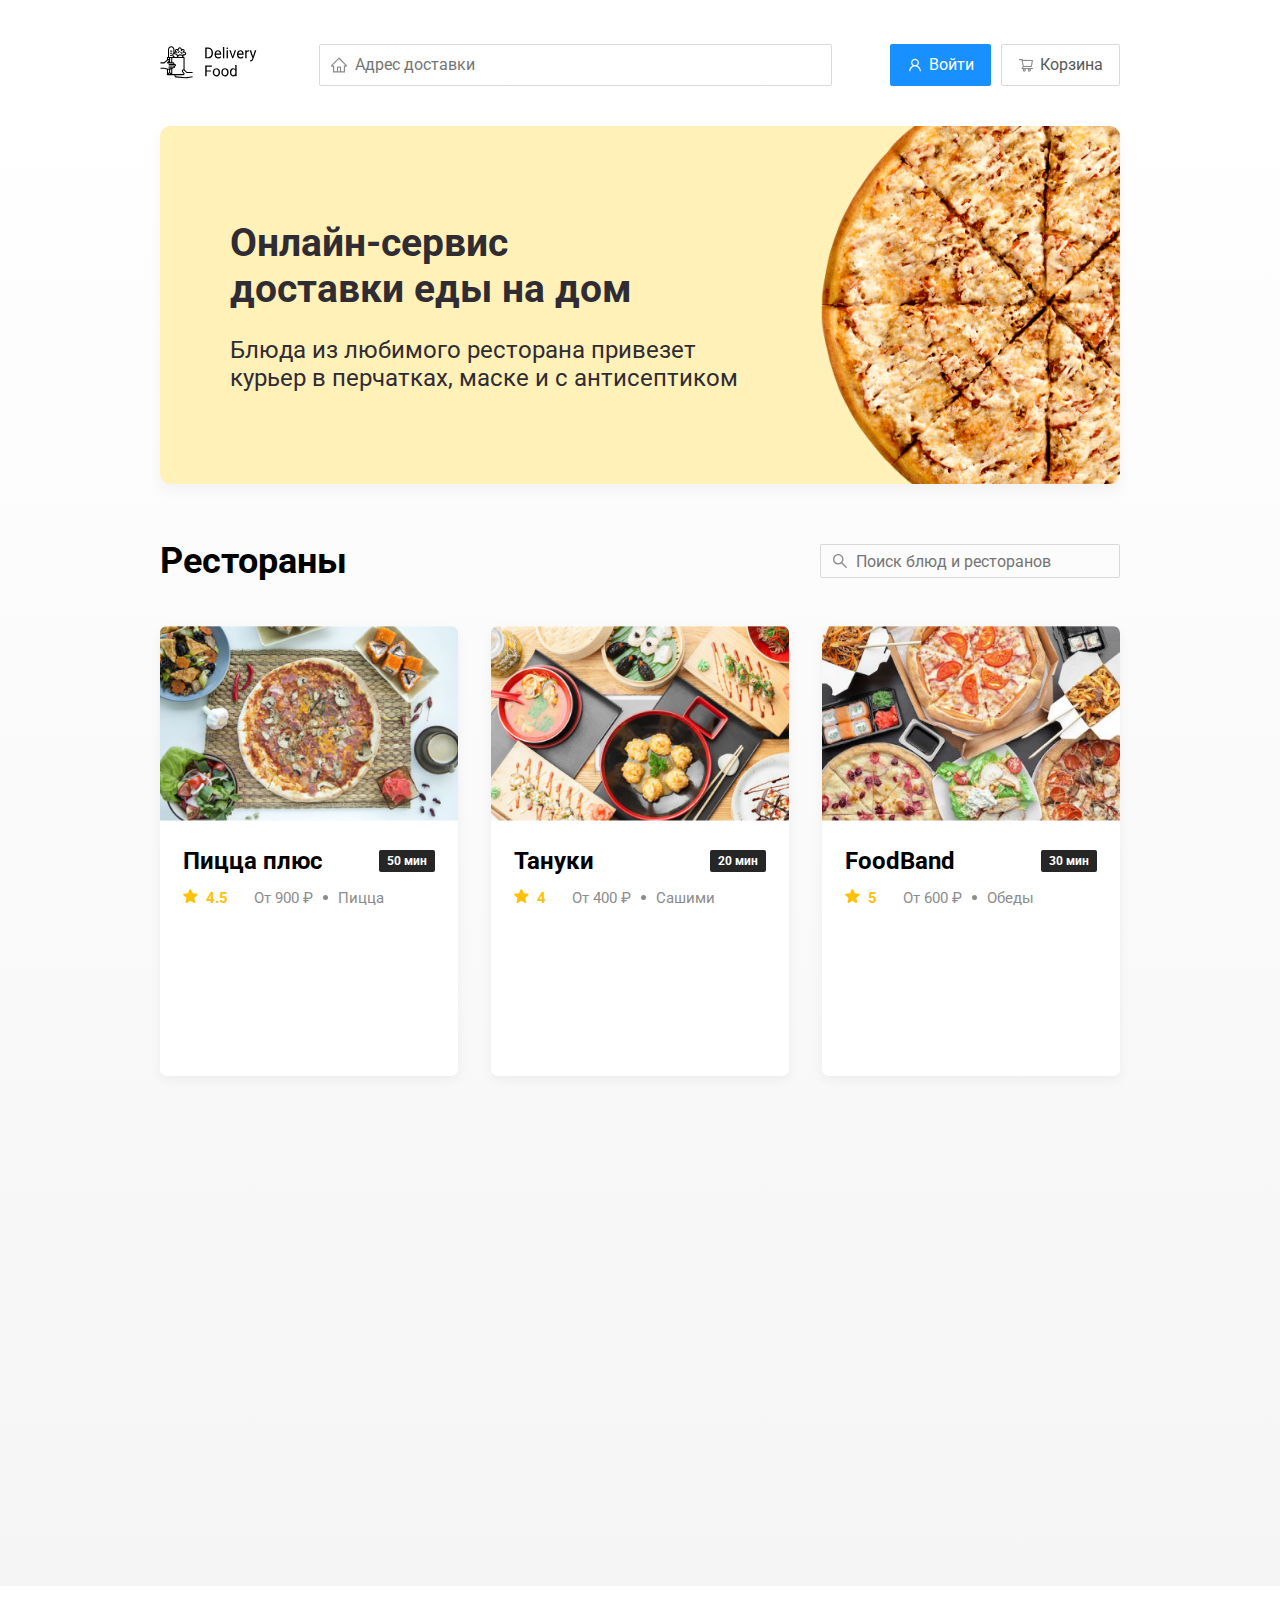
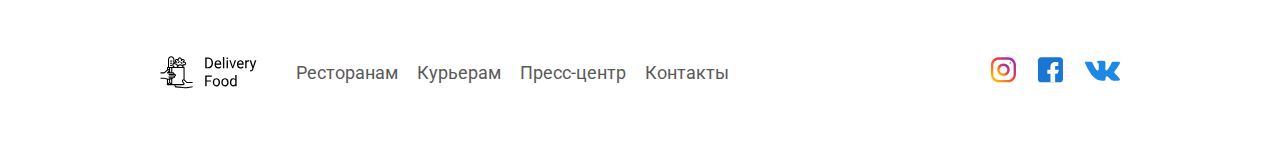
<file: index.html>
<!DOCTYPE html>
<html lang="en">

<head>
    <meta charset="UTF-8">
    <meta name="viewport" content="width=device-width, initial-scale=1.0">
    <title>Delivery Food - доставка еды на дом</title>
    <link rel="stylesheet" href="css/Normalize.css">
    <link rel="stylesheet" href="css/style.css">
    <link rel="stylesheet" href="css/animate.css">
    <link rel="stylesheet" href="css/media.css">
    <link href="https://fonts.googleapis.com/css?family=Roboto:400,700&display=swap&subset=cyrillic" rel="stylesheet">
</head>

<body>
    <div class="container">

    </div>
    <!--/ container -->
    <main class="main">
        <div class="container">
            <header class="header">
                <a href="index.html" class="logo">
                    <img src="img/logo.svg" alt="Logo">
                </a>
                <input type="text" class="input address-input" placeholder="Адрес доставки">
                <div class="buttons">
                    <button class="button button-primery">
                        <img src="img/user.svg" alt="User" class="button-icon">
                        <span class="button-text">Войти</span>
                    </button>
                    <button class="button" id="cardButton">
                        <img src="img/shopping-cart.svg" class="button-icon" alt="Shopping cart">
                        <span class="button-text">Корзина</span>
                    </button>
                </div>
            </header>
            <section class="promo">
                <h1 class="promo-title">Онлайн-сервис <br> доставки еды на дом</h1>
                <p class="promo-text">Блюда из любимого ресторана привезет курьер в перчатках, маске и с антисептиком</p>
            </section>
            <section class="restaurants">
                <div class="section-heading">
                    <h2 class="section-title">Рестораны</h2>
                    <input type="text" class="input input-search" placeholder="Поиск блюд и ресторанов">
                </div>
                <div class="cards">
                    <a href="restaurant.html"  class="card wow fadeInUp" data-wow-delay ="0.2s">
                        <img src="img/card-img1.jpg" alt="Photo" class="card-imge">
                        <div class="card-text">
                            <div class="card-heading">
                                <h3 class="card-title">Пицца плюс</h3>
                                <span class="cardt-tag tag">50 мин</span>
                            </div>
                            <!-- /card-heading -->
                            <div class="card-info">
                                <div class="rating"><img src="img/card-star.svg" alt="Star" class="card-star">4.5</div>
                                <div class="price">От 900 ₽</div>
                                <div class="category">Пицца </div>
                            </div>
                            <!-- /card-info-->
                        </div>
                        <!-- / cart-text-->
                    </a>
                    <!-- / Card-->



                    <a href="restaurant.html"  class="card wow fadeInUp" data-wow-delay ="0.4s">
                        <img src="img/card-img2.jpg" alt="Photo" class="card-imge">
                        <div class="card-text">
                            <div class="card-heading">
                                <h3 class="card-title">Тануки</h3>
                                <span class="cardt-tag tag">20 мин</span>
                            </div>
                            <!-- /card-heading -->
                            <div class="card-info">
                                <div class="rating"><img src="img/card-star.svg" alt="Star" class="card-star">4</div>
                                <div class="price">От 400 ₽</div>
                                <div class="category">Сашими</div>
                            </div>
                            <!-- /card-info-->
                        </div>
                        <!-- / cart-text-->
                    </a>
                    <!-- / Card-->


                    <a href="restaurant.html"  class="card wow fadeInUp" data-wow-delay ="0.6s">
                        <img src="img/card-img3.jpg" alt="Photo" class="card-imge">
                        <div class="card-text">
                            <div class="card-heading">
                                <h3 class="card-title">FoodBand</h3>
                                <span class="cardt-tag tag">30 мин</span>
                            </div>
                            <!-- /card-heading -->
                            <div class="card-info">
                                <div class="rating"><img src="img/card-star.svg" alt="Star" class="card-star">5</div>
                                <div class="price">От 600 ₽</div>
                                <div class="category">Обеды</div>
                            </div>
                            <!-- /card-info-->
                        </div>
                        <!-- / cart-text-->
                    </a>
                    <!-- / Card-->



                    <a href="restaurant.html"  class="card wow fadeInUp" data-wow-delay ="0.2s">
                        <img src="img/card-img4.jpg" alt="Photo" class="card-imge">
                        <div class="card-text">
                            <div class="card-heading">
                                <h3 class="card-title">Жадина-пицца</h3>
                                <span class="cardt-tag tag">40 мин</span>
                            </div>
                            <!-- /card-heading -->
                            <div class="card-info">
                                <div class="rating"><img src="img/card-star.svg" alt="Star" class="card-star">4</div>
                                <div class="price">От 899 ₽</div>
                                <div class="category">Суши</div>
                            </div>
                            <!-- /card-info-->
                        </div>
                        <!-- / cart-text-->
                    </a>
                    <!-- / Card-->



                    <a href="restaurant.html"  class="card wow fadeInUp" data-wow-delay ="0.4s">
                        <img src="img/card-img5.jpg" alt="Photo" class="card-imge">
                        <div class="card-text">
                            <div class="card-heading">
                                <h3 class="card-title">Точка еды</h3>
                                <span class="cardt-tag tag">70 мин</span>
                            </div>
                            <!-- /card-heading -->
                            <div class="card-info">
                                <div class="rating"><img src="img/card-star.svg" alt="Star" class="card-star">3.5</div>
                                <div class="price">От 499 ₽</div>
                                <div class="category">Роллы</div>
                            </div>
                            <!-- /card-info-->
                        </div>
                        <!-- / cart-text-->
                    </a>
                    <!-- / Card-->



                    <a href="restaurant.html"  class="card wow fadeInUp" data-wow-delay ="0.6s">
                        <img src="img/card-img6.jpg" alt="Photo" class="card-imge">
                        <div class="card-text">
                            <div class="card-heading">
                                <h3 class="card-title">PizzaBurger</h3>
                                <span class="cardt-tag tag">20 мин</span>
                            </div>
                            <!-- /card-heading -->
                            <div class="card-info">
                                <div class="rating"><img src="img/card-star.svg" alt="Star" class="card-star">5</div>
                                <div class="price">От 750 ₽</div>
                                <div class="category">Пицца</div>
                            </div>
                            <!-- /card-info-->
                        </div>
                        <!-- / cart-text-->
                    </a>
                    <!-- / Card-->





                </div>
                <!-- /Cards-->
            </section>
        </div>
    </main>
    <footer class="footer">
        <div class="container">
            <div class="footer-block">
                <img src="img/logo.svg" alt="logo" class="logo footer-logo">
                <nav class="footer-nav">
                    <a href="#" class="footer-link">Ресторанам </a>
                    <a href="#" class="footer-link">Курьерам</a>
                    <a href="#" class="footer-link">Пресс-центр</a>
                    <a href="#" class="footer-link">Контакты</a>
                </nav>
                <div class="social-links">
                    <a href="https://www.instagram.com/mher_frangyan/" class="social-link" target="blank"><img src="img/insta.svg" alt="Insta"></a>
                    <a href="https://www.facebook.com/Mher.Frangyan" class="social-link" target="blank"><img src="img/fb.svg" alt="Fb"></a>
                    <a href="https://vk.com/id180623872" class="social-link" target="blank"><img src="img/vk.svg" alt="Vk"></a>
                </div>
            </div>
        </div>
    </footer>
    
      <div class="modal">
        <div class="modal-dialog">
           <div class="modal-header">
                <h3 class="modal-title">Корзина</h3>
                <button class="close">&times;</button>
            </div>
            <!--/modal-header-->
            <div class="modal-body">
                <div class="food-row">
                    <span class="food-name">Ролл угорь стандарт</span>
                    <strong class="food-price">250 ₽</strong>
                    <div class="food-counter">
                        <button class="counter-button">-</button>
                        <span class="counter">1</span>
                        <button class="counter-button">+</button>
                    </div>
                    <!--/food-counter-->
                </div>
                <!--/food-row-->
                
                
                <div class="food-row">
                    <span class="food-name">Ролл угорь стандарт</span>
                    <strong class="food-price">250 ₽</strong>
                    <div class="food-counter">
                        <button class="counter-button">-</button>
                        <span class="counter">1</span>
                        <button class="counter-button">+</button>
                    </div>
                    <!--/food-counter-->
                </div>
                <!--/food-row-->
                
                <div class="food-row">
                    <span class="food-name">Ролл угорь стандарт</span>
                    <strong class="food-price">250 ₽</strong>
                    <div class="food-counter">
                        <button class="counter-button">-</button>
                        <span class="counter">1</span>
                        <button class="counter-button">+</button>
                    </div>
                    <!--/food-counter-->
                </div>
                <!--/food-row-->
                
                <div class="food-row">
                    <span class="food-name">Ролл угорь стандарт</span>
                    <strong class="food-price">250 ₽</strong>
                    <div class="food-counter">
                        <button class="counter-button">-</button>
                        <span class="counter">1</span>
                        <button class="counter-button">+</button>
                    </div>
                    <!--/food-counter-->
                </div>
                <!--/food-row-->
                
                <div class="food-row">
                    <span class="food-name">Ролл угорь стандарт</span>
                    <strong class="food-price">250 ₽</strong>
                    <div class="food-counter">
                        <button class="counter-button">-</button>
                        <span class="counter">1</span>
                        <button class="counter-button">+</button>
                    </div>
                    <!--/food-counter-->
                </div>
                <!--/food-row-->
                
                
                
            </div>
            <!--/modal-body-->
            <div class="modal-footer">
                <span class="modal-pricetag">1250 ₽</span>
                <div class="footer-buttons">
                    <button class="button button-primery modal-footer-butt">Оформить заказ</button>
                    <button class="button modal-footer-butt">Отмена</button>
                </div>
            </div>
            
        </div>
        <!--/modal-dialog-->
    </div>
    <!--/modal-->
    
    <script src="js/wow.min.js"></script>
    <script src="js/script.js"></script>
</body>

</html>
</file>
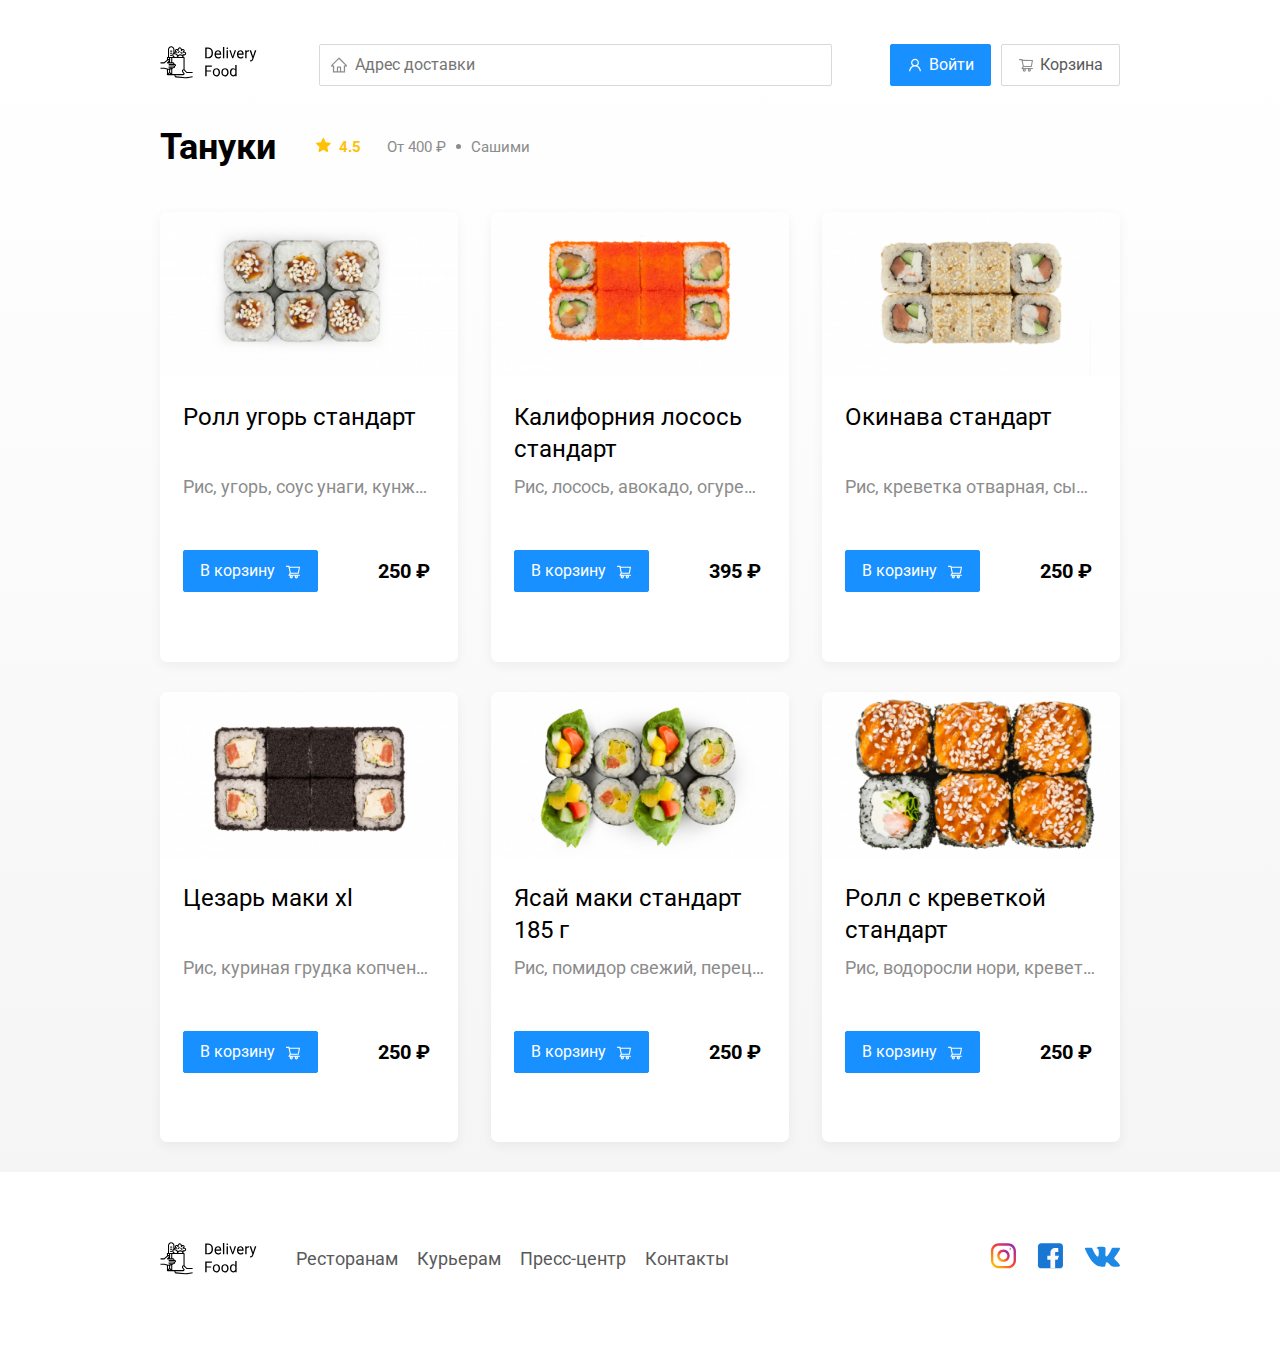
<file: restaurant.html>
<!DOCTYPE html>
<html lang="en">

<head>
    <meta charset="UTF-8">
    <meta name="viewport" content="width=device-width, initial-scale=1.0">
    <title>Тануки - доставки еды на дом</title>
    <link rel="stylesheet" href="css/Normalize.css">
    <link rel="stylesheet" href="css/animate.css">
    <link rel="stylesheet" href="css/style.css">
    <link rel="stylesheet" href="css/media.css">
    <link href="https://fonts.googleapis.com/css?family=Roboto:400,700&display=swap&subset=cyrillic" rel="stylesheet">
</head>

<body>
    <div class="container">

    </div>
    <!--/ container -->
    <main class="main">
        <div class="container">
            <header class="header">
                <a href="index.html" class="logo ">
                    <img src="img/logo.svg" alt="Logo">
                </a>
                <input type="text" class="input address-input" placeholder="Адрес доставки">
                <div class="buttons">
                    <button class="button button-primery">
                        <img src="img/user.svg" alt="User" class="button-icon">
                        <span class="button-text">Войти</span>
                    </button>
                    <button class="button" id="cardButton">
                        <img src="img/shopping-cart.svg" class="button-icon" alt="Shopping cart">
                        <span class="button-text">Корзина</span>
                    </button>
                </div>
            </header>
            <section class="restaurants">
                <div class="section-heading">
                    <h2 class="section-title">Тануки</h2>
                    <div class="card-info">
                        <div class="rating"><img src="img/card-star.svg" alt="Star" class="card-star">4.5</div>
                        <div class="price">От 400 ₽</div>
                        <div class="category">Сашими</div>
                    </div>
                    <!-- /card-info-->
                </div>
                <div class="cards rest-cards">
                    <div class="card wow fadeInUp" data-wow-delay ="0.2s">
                        <img src="img/page-card1.jpg" alt="Photo" class="card-imge">
                        <div class="card-text">
                            <div class="card-heading">
                                <h3 class="card-title card-title-reg">Ролл угорь стандарт</h3>
                            </div>
                            <!-- /card-heading -->
                            <div class="card-info">
                                <div class="ingredients">Рис, угорь, соус унаги, кунжут, водоросли нори.</div>
                            </div>
                            <!-- /card-info-->
                            <div class="card-buttons">
                                <button class="button button-primery">
                                    <span class="button-card-text">В корзину</span>
                                    <img src="img/shopping-cart-button.svg" alt="Shopping cart" class="card-button-img">
                                </button>
                                <strong class="card-price-bold">250 ₽</strong>
                            </div>
                        </div>
                        <!-- / cart-text-->
                    </div>
                    <!-- / Card-->



                    <div class="card wow fadeInUp" data-wow-delay ="0.4s">
                        <img src="img/page-card2.jpg" alt="Photo" class="card-imge">
                        <div class="card-text">
                            <div class="card-heading">
                                <h3 class="card-title card-title-reg">Калифорния лосось стандарт</h3>
                            </div>
                            <!-- /card-heading -->
                            <div class="card-info">
                                <div class="ingredients">Рис, лосось, авокадо, огурец, майонез, икра масаго, водоросли нори.</div>
                            </div>
                            <!-- /card-info-->
                            <div class="card-buttons">
                                <button class="button button-primery">
                                    <span class="button-card-text">В корзину</span>
                                    <img src="img/shopping-cart-button.svg" alt="Shopping cart" class="card-button-img">
                                </button>
                                <strong class="card-price-bold">395 ₽</strong>
                            </div>
                        </div>
                        <!-- / cart-text-->
                    </div>
                    <!-- / Card-->


                    <div class="card wow fadeInUp" data-wow-delay ="0.6s">
                        <img src="img/page-card3.jpg" alt="Photo" class="card-imge">
                        <div class="card-text">
                            <div class="card-heading">
                                <h3 class="card-title card-title-reg">Окинава стандарт</h3>
                            </div>
                            <!-- /card-heading -->
                            <div class="card-info">
                                <div class="ingredients"> Рис, креветка отварная, сыр сливочный, лосось, огурец свежий</div>
                            </div>
                            <!-- /card-info-->
                            <div class="card-buttons">
                                <button class="button button-primery">
                                    <span class="button-card-text">В корзину</span>
                                    <img src="img/shopping-cart-button.svg" alt="Shopping cart" class="card-button-img">
                                </button>
                                <strong class="card-price-bold">250 ₽</strong>
                            </div>
                        </div>
                        <!-- / cart-text-->
                    </div>
                    <!-- / Card-->



                    <div class="card wow fadeInUp" data-wow-delay ="0.2s">
                        <img src="img/page-card4.jpg" alt="Photo" class="card-imge">
                        <div class="card-text">
                            <div class="card-heading">
                                <h3 class="card-title card-title-reg">Цезарь маки xl</h3>
                            </div>
                            <!-- /card-heading -->
                            <div class="card-info">
                                <div class="ingredients">Рис, куриная грудка копченая, икра масаго, томат, айсберг, соус цезарь</div>
                            </div>
                            <!-- /card-info-->
                            <div class="card-buttons">
                                <button class="button button-primery">
                                    <span class="button-card-text">В корзину</span>
                                    <img src="img/shopping-cart-button.svg" alt="Shopping cart" class="card-button-img">
                                </button>
                                <strong class="card-price-bold">250 ₽</strong>
                            </div>
                        </div>
                        <!-- / cart-text-->
                    </div>
                    <!-- / Card-->



                    <div class="card wow fadeInUp" data-wow-delay ="0.4s">
                        <img src="img/page-card5.jpg" alt="Photo" class="card-imge">
                        <div class="card-text">
                            <div class="card-heading">
                                <h3 class="card-title card-title-reg">Ясай маки стандарт 185 г</h3>
                            </div>
                            <!-- /card-heading -->
                            <div class="card-info">
                                <div class="ingredients">Рис, помидор свежий, перец болгарский, авокадо, огурец, айсберг</div>
                            </div>
                            <!-- /card-info-->
                            <div class="card-buttons">
                                <button class="button button-primery">
                                    <span class="button-card-text">В корзину</span>
                                    <img src="img/shopping-cart-button.svg" alt="Shopping cart" class="card-button-img">
                                </button>
                                <strong class="card-price-bold">250 ₽</strong>
                            </div>
                        </div>
                        <!-- / cart-text-->
                    </div>
                    <!-- / Card-->



                    <div class="card wow fadeInUp" data-wow-delay ="0.6s">
                        <img src="img/page-card6.jpg" alt="Photo" class="card-imge">
                        <div class="card-text">
                            <div class="card-heading">
                                <h3 class="card-title card-title-reg">Ролл с креветкой стандарт</h3>
                            </div>
                            <!-- /card-heading -->
                            <div class="card-info">
                                <div class="ingredients">Рис, водоросли нори, креветки отварные, сыр сливочный, огурцы</div>
                            </div>
                            <!-- /card-info-->
                            <div class="card-buttons">
                                <button class="button button-primery">
                                    <span class="button-card-text">В корзину</span>
                                    <img src="img/shopping-cart-button.svg" alt="Shopping cart" class="card-button-img">
                                </button>
                                <strong class="card-price-bold">250 ₽</strong>
                            </div>
                        </div>
                        <!-- / cart-text-->
                    </div>
                    <!-- / Card-->





                </div>
                <!-- /Cards-->
            </section>
        </div>
    </main>
    <footer class="footer">
        <div class="container">
            <div class="footer-block">
                <img src="img/logo.svg" alt="logo" class="logo footer-logo">
                <nav class="footer-nav">
                    <a href="#" class="footer-link">Ресторанам </a>
                    <a href="#" class="footer-link">Курьерам</a>
                    <a href="#" class="footer-link">Пресс-центр</a>
                    <a href="#" class="footer-link">Контакты</a>
                </nav>
                <div class="social-links">
                    <a href="https://www.instagram.com/mher_frangyan/" class="social-link" target="_blank"><img src="img/insta.svg" alt="Insta"></a>
                    <a href="https://www.facebook.com/Mher.Frangyan" class="social-link" target="_blank"><img src="img/fb.svg" alt="Fb"></a>
                    <a href="https://vk.com/id180623872" class="social-link" target="_blank"><img src="img/vk.svg" alt="Vk"></a>
                </div>
            </div>
        </div>
    </footer>
        <div class="modal">
        <div class="modal-dialog">
           <div class="modal-header">
                <h3 class="modal-title">Корзина</h3>
                <button class="close">&times;</button>
            </div>
            <!--/modal-header-->
            <div class="modal-body">
                <div class="food-row">
                    <span class="food-name">Ролл угорь стандарт</span>
                    <strong class="food-price">250 ₽</strong>
                    <div class="food-counter">
                        <button class="counter-button">-</button>
                        <span class="counter">1</span>
                        <button class="counter-button">+</button>
                    </div>
                    <!--/food-counter-->
                </div>
                <!--/food-row-->
                
                
                <div class="food-row">
                    <span class="food-name">Ролл угорь стандарт</span>
                    <strong class="food-price">250 ₽</strong>
                    <div class="food-counter">
                        <button class="counter-button">-</button>
                        <span class="counter">1</span>
                        <button class="counter-button">+</button>
                    </div>
                    <!--/food-counter-->
                </div>
                <!--/food-row-->
                
                <div class="food-row">
                    <span class="food-name">Ролл угорь стандарт</span>
                    <strong class="food-price">250 ₽</strong>
                    <div class="food-counter">
                        <button class="counter-button">-</button>
                        <span class="counter">1</span>
                        <button class="counter-button">+</button>
                    </div>
                    <!--/food-counter-->
                </div>
                <!--/food-row-->
                
                <div class="food-row">
                    <span class="food-name">Ролл угорь стандарт</span>
                    <strong class="food-price">250 ₽</strong>
                    <div class="food-counter">
                        <button class="counter-button">-</button>
                        <span class="counter">1</span>
                        <button class="counter-button">+</button>
                    </div>
                    <!--/food-counter-->
                </div>
                <!--/food-row-->
                
                <div class="food-row">
                    <span class="food-name">Ролл угорь стандарт</span>
                    <strong class="food-price">250 ₽</strong>
                    <div class="food-counter">
                        <button class="counter-button">-</button>
                        <span class="counter">1</span>
                        <button class="counter-button">+</button>
                    </div>
                    <!--/food-counter-->
                </div>
                <!--/food-row-->
                
                
                
            </div>
            <!--/modal-body-->
            <div class="modal-footer">
                <span class="modal-pricetag">1250 ₽</span>
                <div class="footer-buttons">
                    <button class="button button-primery modal-footer-butt">Оформить заказ</button>
                    <button class="button modal-footer-butt">Отмена</button>
                </div>
            </div>
            
        </div>
        <!--/modal-dialog-->
    </div>
    <!--/modal-->
    
    <script src="js/wow.min.js"></script>
    <script src="js/script.js"></script>
</body>

</html>
</file>
<file: css/style.css>
* {
    box-sizing: border-box;
}

body {
    font-family: 'Roboto', sans-serif;
    padding-top: 44px;
}

.container {
    /*border: 1px solid red;*/
    max-width: 1200px;
    margin: auto;
}

.header {
    display: flex;
    align-items: center;
    /*dasavorum e verevic ev nekevic havasar, bolor bloknery mi gci vra en gtnvum*/
    justify-content: space-between;
    margin-bottom: 40px;
}

.input {
    background: #FFFFFF;
    border: 1px solid #D9D9D9;
    border-radius: 2px;
    font-size: 16px;
    line-height: 24px;
    padding: 8px;
    padding-left: 35px;
}

.header .address-input {
    flex: 0.8;
    /*Azat taracqi 80%-n e zbaxecnum  ays hatkutyuny nuynna inch bootstrapi col-ery*/
    background: url(../img/Vector.svg) no-repeat left 11px center;
    /*bereum e dzax 11px*/

}

.input-search {
    height: 34px;
    width: 300px;
    background: url(../img/search.svg) no-repeat left 11px center;
    margin-left: auto;
}

.buttons {
    display: flex;
    align-items: center;
}

.button {
    display: flex;
    align-items: center;
    padding: 8px 16px;
    background: #FFFFFF;
    border: 1px solid #D9D9D9;
    box-shadow: 0px 0px 2px rgba(0, 0, 0, 0.0015);
    border-radius: 2px;
    color: #595959;
    font-size: 16px;
    line-height: 24px;
}

.button-primery {
    margin-right: 10px;
    background: #1890FF;
    border: 1px solid #1890FF;
    color: white;
}

.button-icon {
    margin-right: 6px;
}

.button-card-text {
    margin-right: 10px;
}

.promo {
    padding: 68px 70px;
    box-shadow: 0px 7px 12px rgba(158, 158, 163, 0.1);
    background: #FFF1B8 url(../img/promo-img.png) no-repeat top -150px right -200px/ 700px;
    border-radius: 10px;
    margin-bottom: 56px;
}

.promo-title {
    margin-bottom: 15px;
    font-style: normal;
    font-weight: bold;
    font-size: 39px;
    line-height: 46px;
    color: #302C34;

}

.promo-text {
    font-style: normal;
    font-weight: normal;
    max-width: 538px;
    font-size: 24px;
    line-height: 28px;
    color: #302C34;
}

.section-heading {
    margin-bottom: 44px;
    align-items: center;
    display: flex;
}

.section-title {
    font-style: normal;
    font-weight: bold;
    font-size: 36px;
    line-height: 42px;
    color: #000000;
    margin: 0;
    margin-right: 40px;
}

.cards {
    display: flex;
    justify-content: space-between;
    align-items: flex-start;
    flex-wrap: wrap;
    /*Ays hatkutyuny cardery tanum e myus tox ete chen texavorvum mi toxi vra*/
}

.card {
    min-height: 450px;
    text-decoration: none;
    flex-basis: 31%;
    margin-bottom: 30px;
    overflow: hidden;
    background: #FFFFFF;
    box-shadow: 0px 4px 12px rgba(0, 0, 0, 0.05);
    border-radius: 7px;
}

.card-imge {
    width: 384px;
    max-width: 100%;
    object-fit: cover;
    /*Ays hatkutyuny nman e bg-size cover hatkutyany bayc img-i hamar */
}
.card-text {
    padding: 20px 23px 35px;
}

.card-heading {
    margin-bottom: 5px;
    display: flex;
    align-items: center;
    justify-content: space-between;
}

.card-title {
    margin: 0;
    font-style: normal;
    font-weight: bold;
    font-size: 24px;
    line-height: 32px;
    color: #000000;
}

.card-title-reg {
    height: 70px;
    text-overflow: ellipsis;
    overflow: hidden;
    font-style: normal;
    font-weight: normal;
    font-size: 24px;
    line-height: 32px;
    color: #000000;
}

.cardt-tag {
    font-style: normal;
    font-weight: bold;
    font-size: 12px;
    line-height: 20px;
    background: #262626;
    border-radius: 2px;
    color: white;
    padding: 1px 8px;
}

.card-info {
    display: flex;
    align-items: center;
    flex-wrap: wrap;

}

.card-buttons {
    display: flex;
    align-items: center;
    margin-top: 24px;
}

.card-price-bold {
    margin-left: 50px;
    font-style: normal;
    font-weight: bold;
    font-size: 20px;
    line-height: 32px;
    color: #000000;
}

.rating {
    margin-right: 26px;
    font-style: normal;
    font-weight: bold;
    font-size: 18px;
    line-height: 32px;
    color: #FFC107;
}

.category {
    text-overflow: ellipsis;
    overflow: hidden;
    white-space: nowrap;
    max-width: 120px;
    font-style: normal;
    font-weight: normal;
    font-size: 18px;
    line-height: 32px;
    color: #8C8C8C;
}

.price {
    font-style: normal;
    font-weight: normal;
    font-size: 18px;
    line-height: 32px;
    color: #8C8C8C;
    margin-right: 10px;
}

.ingredients {
    white-space: nowrap;
    text-overflow: ellipsis;
    overflow: hidden;
    height: 50px;
    font-style: normal;
    font-weight: normal;
    font-size: 18px;
    line-height: 21px;
    color: #8C8C8C;
}

.price::after {
    content: "";
    width: 5px;
    height: 5px;
    background: #8c8c8c;
    display: inline-block;
    vertical-align: 3px;
    border-radius: 50%;
    margin-left: 10px;
}

.card-star {
    margin-right: 8px;
}

.main {
    background: linear-gradient(180deg, rgba(245, 245, 245, 0) 1.04%, #F5F5F5 100%);
}

.footer {
    padding: 68px 0px;
}

.footer-block {
    display: flex;
    align-items: center;
    justify-content: space-between;
}

.footer-nav {
    margin-right: auto;
    margin-left: 35px;
}

.footer-link {
    font-style: normal;
    font-weight: normal;
    font-size: 18px;
    line-height: 21px;
    display: inline-block;
    color: #595959;
    text-decoration: none;
}

.footer-link:not(:last-child) {
    margin-right: 15px;
    /*Ays psevdo elementy nhsanakum e bolory unenan margin-right 15px baci verji elementic*/
}

.social-links {
    display: flex;
    align-items: center;
}

.social-link:not(:last-child) {
    margin-right: 21px;
}
.modal{
    position: fixed;
    top: 0;
    left: 0;
    width: 100%;
    height: 100%;
    background: rgba(0, 0, 0, 0.4);
    display: none;
}
.is-open{
    display: flex;
}
.modal-dialog{
    width: 95%;
    max-width: 780px;
    background: #FFFFFF;
    border-radius: 5px;
    margin: auto;
    padding: 40px 45px;
}
.modal-header{
    display: flex;
    align-items: center;
    justify-content: space-between;
    margin-bottom: 45px;
}
.modal-body{
    margin-bottom: 52px;
}
.modal-title{
    margin: 0;
    font-style: normal;
    font-weight: bold;
    font-size: 36px;
    line-height: 42px;
    color: #000000;
}
.close{
    border: none;
    font-size: 36px;
    background: transparent;
}
.food-row{
    padding-bottom: 10px;
    border-bottom: 1px solid #D9D9D9;
    display: flex;
    align-items: center;
    justify-content: space-between;
    margin-bottom: 15px;
}
.food-name{
    font-style: normal;
    font-weight: normal;
    font-size: 18px;
    line-height: 32px;
    color: #000000;
}
.food-price{
    margin-left: auto;
    margin-right: 47px;
    font-style: normal;
    font-weight: bold;
    font-size: 20px;
    line-height: 32px;
    color: #000000;
}
.food-counter{
    display: flex;
    align-items: center;
}
.counter-button{
    font-weight: normal;
    font-size: 14px;
    line-height: 22px;
    width: 39px;
    height: 32px;
    background: #FFFFFF;
    border: 1px solid #40A9FF;
    box-sizing: border-box;
    border-radius: 2px;
    color: #40A9FF;
}
.counter{
    font-weight: normal;
    font-size: 16px;
    line-height: 24px;
    margin-left: 10px;
    margin-right: 10px;
}
.modal-footer{
    display: flex;
    align-items: center;
    justify-content: space-between;
}
.modal-pricetag{
    color: white;
    background: #262626;
    border-radius: 5px;
    padding:15px 20px;
}
.footer-buttons{
    display: flex;
    align-items: center;
}
</file>
<file: css/media.css>
@media(max-width:1366px) {
    .container {
        max-width: 960px;
    }

    .promo {
        background-position: center right -150px;
        background-size: 450px;
    }

    .card-info,
    .rating,
    .price,
    .category {
        font-size: 15px !important;
    }
}

@media(max-width:992px) {
    .container {
        max-width: 750px;
    }

    .promo {
        padding: 50px;
        background-size: 380px;
        background-position: center right -150px;
    }

    .promo-title {
        font-size: 34px;
    }

    .promo-text {
        max-width: 400px;
        font-size: 18px;
    }

    .card {
        flex-basis: 48%;
    }

    .footer-link {
        font-size: 15px;
    }
}

@media (max-width:768px) {
    .container {
        max-width: 550px;
    }

    .card-text {
        padding: 20px 15px;
    }

    .card-info {
        flex-wrap: wrap;
    }

    .card .rating {
        flex-basis: 100%;
    }

    .card-title {
        font-size: 16px
    }

    .promo {
        background-size: 300px;
        background-position: center right -125px;
    }

    .promo-title {
        line-height: 1.4;
        font-size: 24px;
    }

    .promo-text {
        max-width: 300px;
        font-size: 14px;
    }

    .card-price-bold {
        margin-left: 15px;
    }

    .ingredients {
        font-size: 14px;
    }
}

@media (max-width: 580px) {
    .container {
        width: 95%;
    }

    .header {
        flex-wrap: wrap;
    }

    .header .address-input {
        margin-top: 15px;
        order: 5;
        flex: 1;
    }

    .promo {
        background-image: none;
    }

    .promo-title {
        margin-bottom: 10px;
    }

    .promo-text {
        max-width: 320px;
    }

    .section-title {
        font-size: 20px;
    }

    .card {
        flex-basis: 100%;
    }

    .card-imge {
        height: 280px;
        width: 100%;
    }

    .footer {
        padding: 30px 0;
    }

    .footer-block {
        align-items: flex-start;

    }

    .footer-nav {
        margin-right: 0;
        margin-left: 0px;
        order: 0;
        display: flex;
        flex-direction: column;
    }

    .footer-logo {
        margin-right: 15px;
        order: 1;
    }

    .social-links {
        order: 2;
    }

    .section-title {
        margin-right: 20px;
    }

}

@media (max-width:480px) {
    .button-text {
        display: none;
    }

    .button-icon {
        margin: 0
    }

    .button {
        min-height: 40px;
    }

    .promo {
        padding: 20px;
    }

    .section-heading {
        margin-bottom: 40px;
        flex-wrap: wrap;
    }

    .footer-block {
        flex-wrap: wrap;
        flex-direction: column;
        align-items: center;
    }

    .footer-logo {
        margin-bottom: 20px;
        order: 0;
    }

    .footer-nav {
        margin-bottom: 20px;
        text-align: center;
    }

    .footer-link:not(:last-child) {
        margin-right: 0;
    }
    .modal-header{
        margin-bottom: 20px;
    }
    .modal-body{
        margin-bottom: 20px;
    }
    .modal-title{
        font-size: 30px;
    }
    .food-name{
        white-space: nowrap;
        max-width: 200px;
        overflow: hidden;
        text-overflow: ellipsis;
        font-size: 14px;
        line-height: 20px;
        margin-right: 10px;
    }
    
    .food-price{
        font-size: 14px;
        white-space: nowrap;
        margin-right: 10px;
    }
    .counter-button{
        width: 25px;
        height: 25px;
    }
    .counter{
        font-size: 12px;
    }
    .close{
        font-size: 30px;
    }
    .modal-pricetag{
        white-space: nowrap;
        padding:10px 10px;
    }
    .footer-buttons{
        display: block;
    }
    .modal-footer-butt{
        margin:10px auto;
        padding:5px 12px;
        font-size: 14px;
        line-height: 18px;
        max-width: 100px;
    }
}
</file>
